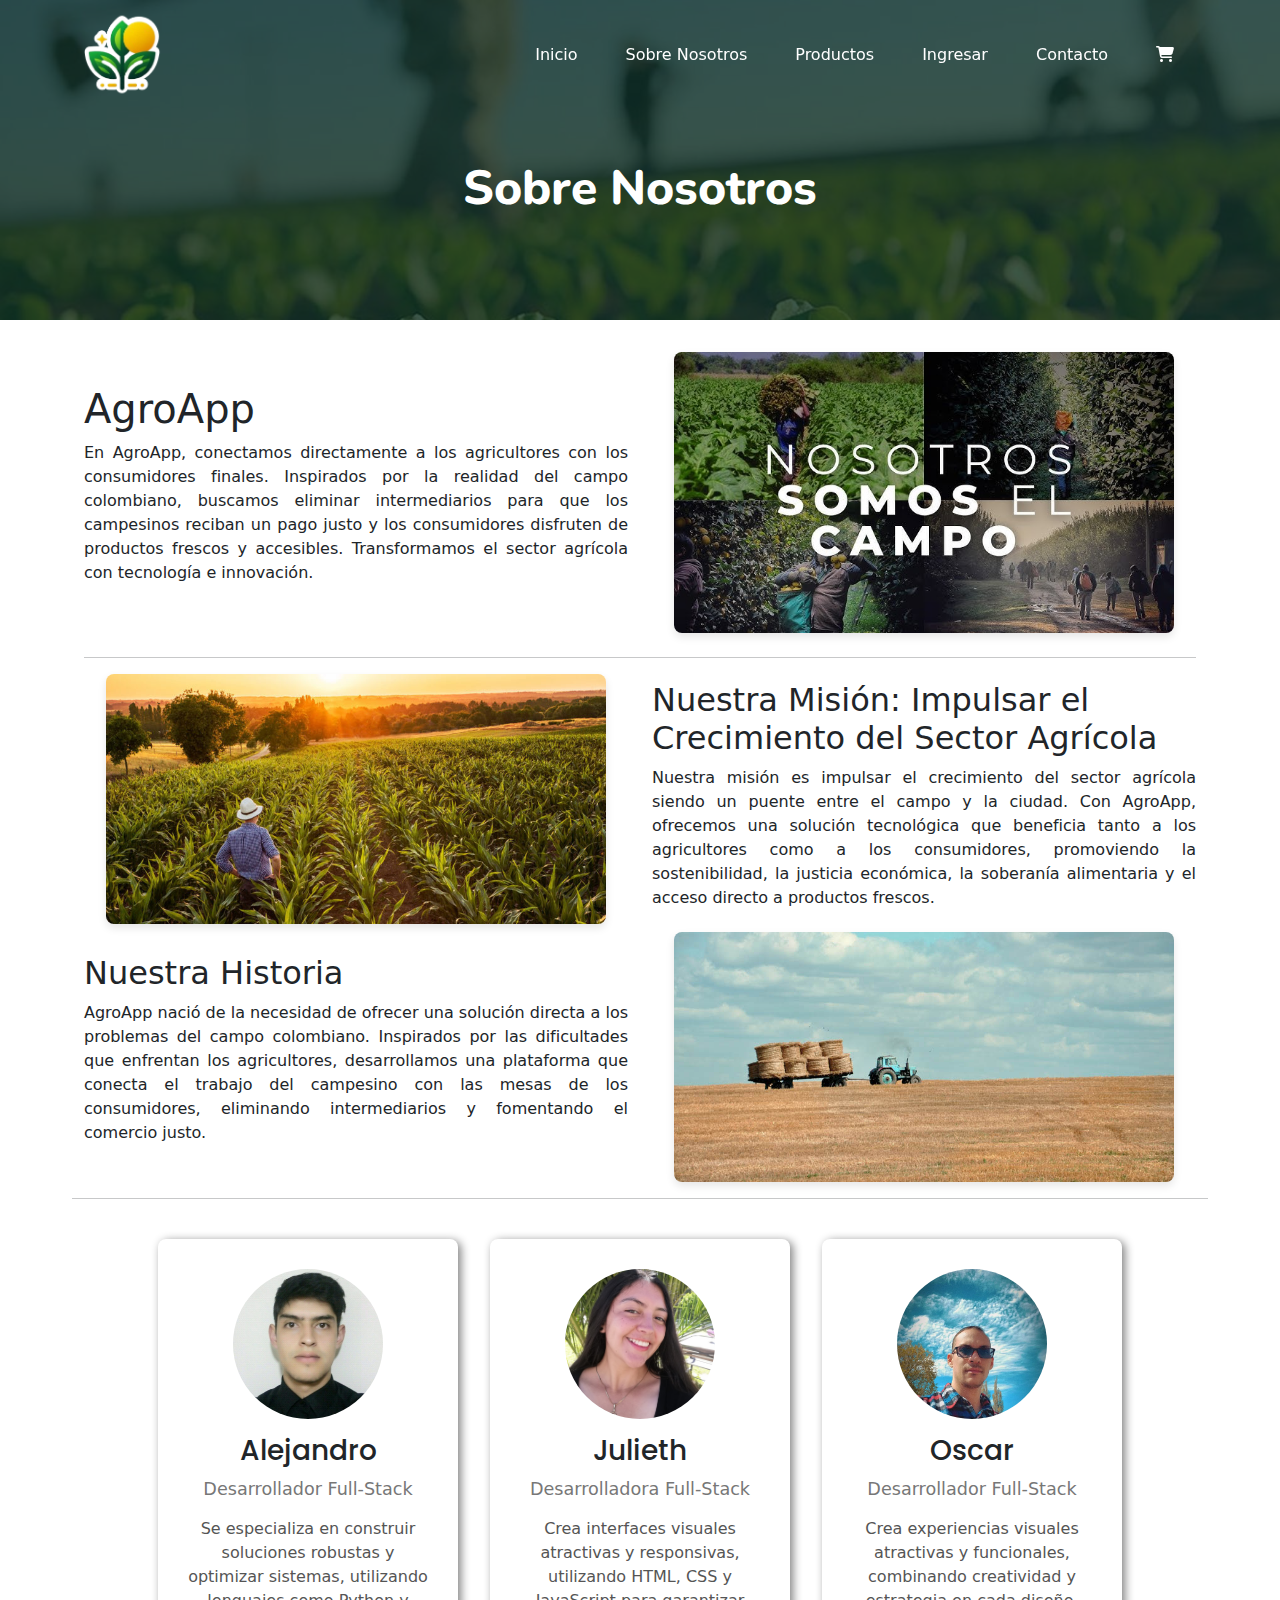
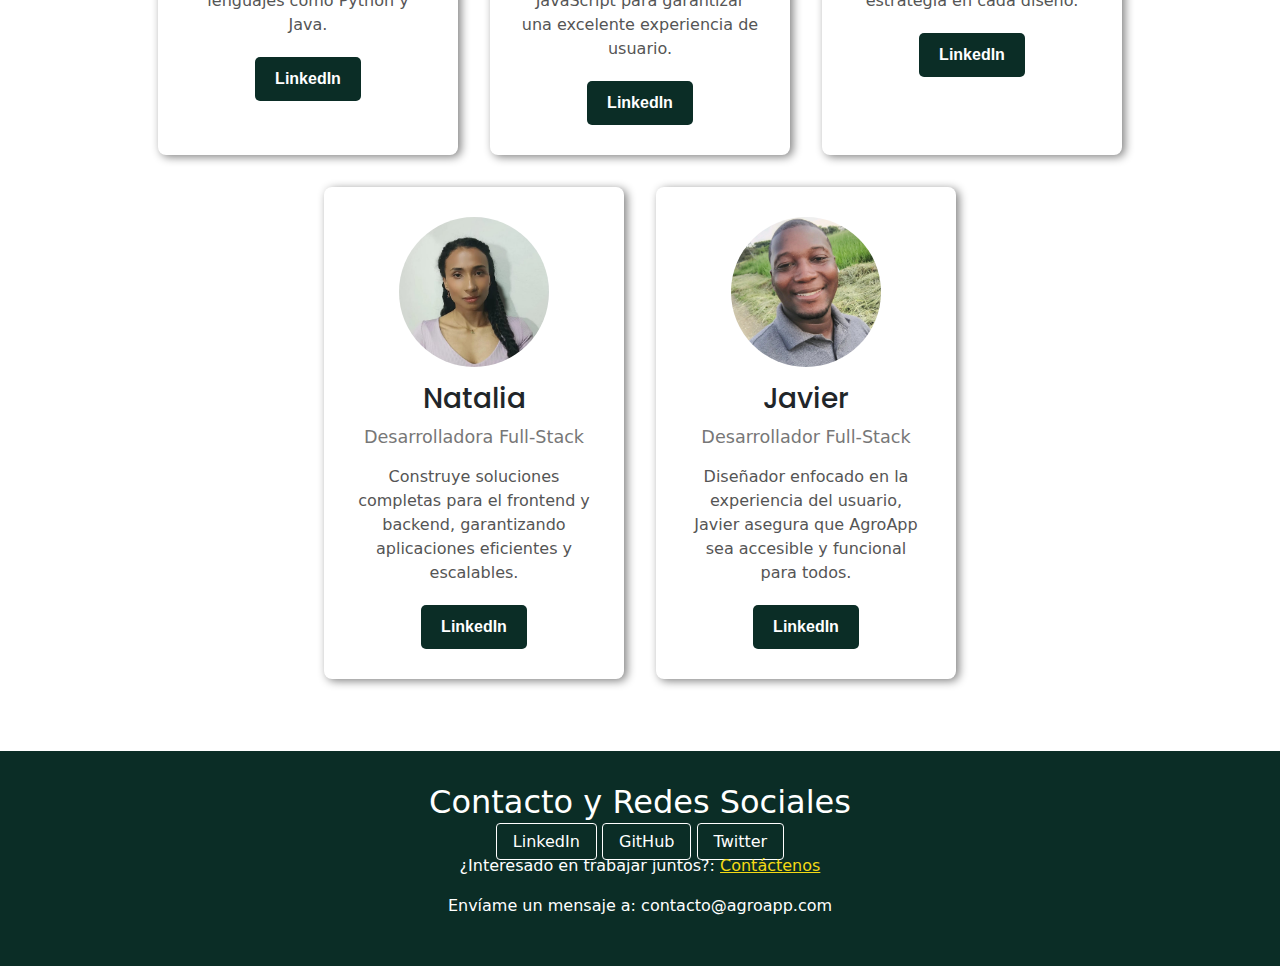
<file: HTML/aboutUs.html>
<!DOCTYPE html>
<html lang="es">
  <head>
    <meta charset="UTF-8" />
    <meta name="viewport" content="width=device-width, initial-scale=1.0" />
    <title>Sobre Nosotros</title>
    <link
      rel="stylesheet"
      href="https://cdnjs.cloudflare.com/ajax/libs/font-awesome/6.1.1/css/all.min.css"
    />
    <link
      rel="shortcut icon"
      href="../imagenes/agroapp_logo-01.png"
      type="image/x-icon"
    />
    <link rel="stylesheet" href="../CSS/styles.css" />
    <link
      href="https://fonts.googleapis.com/css2?family=Nunito:wght@400;600;700&family=Poppins:wght@400;500;600;700&display=swap"
      rel="stylesheet"
    />
    <link
      href="https://cdnjs.cloudflare.com/ajax/libs/bootstrap/5.3.3/css/bootstrap.min.css"
      rel="stylesheet"
    />
  </head>
  <body>
    <header>
      <nav class="navbar navbar-expand-lg">
        <div class="container">
          <a class="navbar-icon" href="../HTML/aboutUs.html">
            <img src="../imagenes/agroapp_logo-01.png" alt="AgroApp_Logo" />
          </a>
          <div class="navbar-title d-none">
            <span id="navbar-page-title"></span>
          </div>
          <button
            class="navbar-toggler"
            type="button"
            btn-primary
            data-bs-toggle="collapse"
            data-bs-target="#navbarNav"
          >
            <span class="navbar-toggler-icon"></span>
          </button>
          <div class="collapse navbar-collapse" id="navbarNav">
            <ul class="navbar-nav ms-auto">
              <li class="nav-item">
                <a class="nav-link" href="../HTML/index.html">Inicio</a>
              </li>
              <li class="nav-item">
                <a class="nav-link" href="../HTML/aboutUs.html"
                  >Sobre Nosotros</a
                >
              </li>
              <li class="nav-item">
                <a class="nav-link" href="../HTML/products.html">Productos</a>
              </li>
              <li class="nav-item">
                <a class="nav-link" href="../HTML/logIn.html">Ingresar</a>
              </li>
              <li class="nav-item">
                <a class="nav-link" href="../HTML/contact-form.html"
                  >Contacto</a
                >
              </li>
              <li class="nav-item">
                <a class="nav-link" href="../HTML/cart.html">
                  <i class="fa-solid fa-cart-shopping"></i>
                </a>
              </li>
            </ul>
          </div>
        </div>
      </nav>
    </header>

    <!-- Contenedor para el banner -->
    <div class="banner">
      <div class="banner-1">
        <div class="info">
          <h1 class="title center">Sobre Nosotros</h1>
          <p class="descriptionBanner s-center"></p>
        </div>
      </div>
    </div>

    <main>
      <!--información del proyecto -->
      <div class="container about-section">
        <div class="row align-items-center mb-4">
          <div class="col-md-6">
            <h1 class="about-heading">AgroApp</h1>
            <p class="about-text">
              En AgroApp, conectamos directamente a los agricultores con los
              consumidores finales. Inspirados por la realidad del campo
              colombiano, buscamos eliminar intermediarios para que los
              campesinos reciban un pago justo y los consumidores disfruten de
              productos frescos y accesibles. Transformamos el sector agrícola
              con tecnología e innovación.
            </p>
          </div>
          <div class="col-md-6">
            <img
              src="../imagenes/sobre_nosotros.jpg"
              alt="Nosotros AgroApp"
              class="about-img"
            />
          </div>
        </div>

        <hr />

        <!-- Sección de Misión -->
        <div class="row align-items-center mission-section">
          <div class="col-md-6 mb-2">
            <img
              src="../imagenes/mision.jpg"
              alt="Misión AgroApp"
              class="about-img"
            />
          </div>
          <div class="col-md-6">
            <div class="text-container">
              <h2 class="mission-heading">
                Nuestra Misión: Impulsar el Crecimiento del Sector Agrícola
              </h2>
              <p class="about-text">
                Nuestra misión es impulsar el crecimiento del sector agrícola
                siendo un puente entre el campo y la ciudad. Con AgroApp,
                ofrecemos una solución tecnológica que beneficia tanto a los
                agricultores como a los consumidores, promoviendo la
                sostenibilidad, la justicia económica, la soberanía alimentaria
                y el acceso directo a productos frescos.
              </p>
            </div>
          </div>
        </div>

        <!-- Sección de Historia -->
        <div class="row align-items-center story-section">
          <div class="col-md-6">
            <h2 class="mission-heading">Nuestra Historia</h2>
            <p class="about-text">
              AgroApp nació de la necesidad de ofrecer una solución directa a
              los problemas del campo colombiano. Inspirados por las
              dificultades que enfrentan los agricultores, desarrollamos una
              plataforma que conecta el trabajo del campesino con las mesas de
              los consumidores, eliminando intermediarios y fomentando el
              comercio justo.
            </p>
          </div>
          <div class="col-md-6">
            <img
              src="../imagenes/historia.jpg"
              alt="Historia AgroApp"
              class="about-img"
            />
          </div>
        </div>
      </div>

      <hr />

      <!-- Sección de tarjetas equipo de trabajo -->
      <div class="team-container">
        <div class="participant-card">
          <img
            src="../imagenes/foto_alejo.jpg"
            alt="Foto de Alejandro"
            class="participant-photo"
          />
          <h3>Alejandro</h3>
          <p class="role">Desarrollador Full-Stack</p>
          <p class="description">
            Se especializa en construir soluciones robustas y optimizar
            sistemas, utilizando lenguajes como Python y Java.
          </p>
          <a
            href="https://www.linkedin.com/in/pedro-alejandro-gutierrez-garcia-05530796/"
            target="_blank"
            class="linkedin-btn"
            >LinkedIn</a
          >
        </div>
        <div class="participant-card">
          <img
            src="../imagenes/Foto_juli.png"
            alt="Foto de Julieth"
            class="participant-photo"
          />
          <h3>Julieth</h3>
          <p class="role">Desarrolladora Full-Stack</p>
          <p class="description">
            Crea interfaces visuales atractivas y responsivas, utilizando HTML,
            CSS y JavaScript para garantizar una excelente experiencia de
            usuario.
          </p>
          <a
            href="https://www.linkedin.com/in/julievela/"
            target="_blank"
            class="linkedin-btn"
            >LinkedIn</a
          >
        </div>
        <div class="participant-card">
          <img
            src="../imagenes/Foto_Oscar.jpg"
            alt="Foto de Oscar"
            class="participant-photo"
          />
          <h3>Oscar</h3>
          <p class="role">Desarrollador Full-Stack</p>
          <p class="description">
            Crea experiencias visuales atractivas y funcionales, combinando
            creatividad y estrategia en cada diseño.
          </p>
          <a
            href="https://www.linkedin.com/in/oscar-torres-fullstack-java-developer/"
            target="_blank"
            class="linkedin-btn"
            >LinkedIn</a
          >
        </div>
        <div class="participant-card">
          <img
            src="../imagenes/foto_nata.jpeg"
            alt="Foto de Natalia"
            class="participant-photo"
          />
          <h3>Natalia</h3>
          <p class="role">Desarrolladora Full-Stack</p>
          <p class="description">
            Construye soluciones completas para el frontend y backend,
            garantizando aplicaciones eficientes y escalables.
          </p>
          <a
            href="http://www.linkedin.com/in/nataliaberriozuletaiozuleta-desarrolloweb"
            target="_blank"
            class="linkedin-btn"
            >LinkedIn</a
          >
        </div>

        <div class="participant-card">
          <img
            src="../imagenes/foto-javier.jpg"
            alt="Foto de Javier"
            class="participant-photo"
          />
          <h3>Javier</h3>
          <p class="role">Desarrollador Full-Stack</p>
          <p class="description">
            Diseñador enfocado en la experiencia del usuario, Javier asegura que
            AgroApp sea accesible y funcional para todos.
          </p>
          <a
            href="https://www.linkedin.com/in/javier-carabali-8017581a9"
            target="_blank"
            class="linkedin-btn"
            >LinkedIn</a
          >
        </div>
      </div>
    </main>

    <!-- Footer -->
    <footer id="contacto">
      <div class="contact&social">
        <div class="contact&socialContainer">
          <h2>Contacto y Redes Sociales</h2>
          <div class="social-links">
            <a href="#" class="social-link">LinkedIn</a>
            <a href="#" class="social-link">GitHub</a>
            <a href="#" class="social-link">Twitter</a>
          </div>
          <div class="contact-info">
            <p>
              ¿Interesado en trabajar juntos?:
              <a href="../HTML/contact-form.html">Contáctenos</a>
            </p>
            <p>Envíame un mensaje a: contacto@agroapp.com</p>
          </div>
        </div>
      </div>
    </footer>

    <script src="../JS/aboutUs.js"></script>
    <script src="https://cdn.jsdelivr.net/npm/bootstrap@5.3.3/dist/js/bootstrap.bundle.min.js"
      integrity="sha384-YvpcrYf0tY3lHB60NNkmXc5s9fDVZLESaAA55NDzOxhy9GkcIdslK1eN7N6jIeHz"></script>
  </body>
</html>
</file>
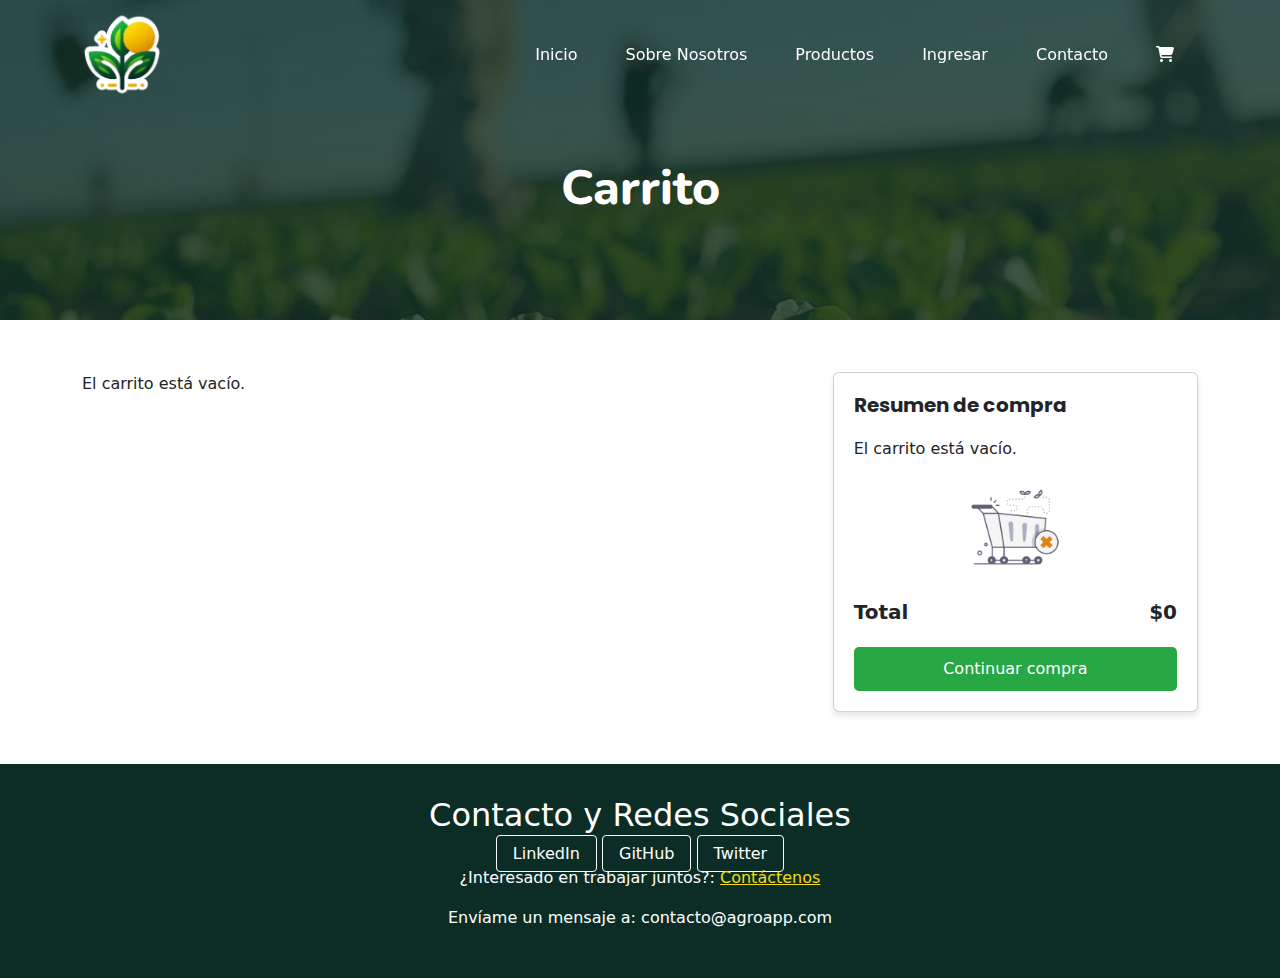
<file: HTML/cart.html>
<!DOCTYPE html>
<html lang="es">
  <head>
    <meta charset="UTF-8" />
    <meta name="viewport" content="width=device-width, initial-scale=1.0" />
    <title>Carrito</title>
    <link
      rel="stylesheet"
      href="https://cdnjs.cloudflare.com/ajax/libs/font-awesome/6.1.1/css/all.min.css"
    />
    <link
      rel="shortcut icon"
      href="../imagenes/agroapp_logo-01.png"
      type="image/x-icon"
    />
    <link rel="stylesheet" href="../CSS/cart.css" />
    <link rel="stylesheet" href="../CSS/styles.css" />
    <link rel="stylesheet" href="../CSS/products.css" />
    <link
      href="https://fonts.googleapis.com/css2?family=Nunito:wght@400;600;700&family=Poppins:wght@400;500;600;700&display=swap"
      rel="stylesheet"
    />
    <link
      href="https://cdnjs.cloudflare.com/ajax/libs/bootstrap/5.3.3/css/bootstrap.min.css"
      rel="stylesheet"
    />
  </head>
  <body>
    <header>
      <nav class="navbar navbar-expand-lg">
        <div class="container">
          <a class="navbar-icon" href="../HTML/aboutUs.html">
            <img src="../imagenes/agroapp_logo-01.png" alt="AgroApp_Logo" />
          </a>
          <div class="navbar-title d-none">
            <span id="navbar-page-title"></span>
          </div>
          <button
            class="navbar-toggler"
            type="button"
            btn-primary
            data-bs-toggle="collapse"
            data-bs-target="#navbarNav"
          >
            <span class="navbar-toggler-icon"></span>
          </button>
          <div class="collapse navbar-collapse" id="navbarNav">
            <ul class="navbar-nav ms-auto">
              <li class="nav-item">
                <a class="nav-link" href="index.html">Inicio</a>
              </li>
              <li class="nav-item">
                <a class="nav-link" href="../HTML/aboutUs.html"
                  >Sobre Nosotros</a
                >
              </li>
              <li class="nav-item">
                <a class="nav-link" href="../HTML/products.html">Productos</a>
              </li>
              <li class="nav-item">
                <a class="nav-link" href="../HTML/logIn.html">Ingresar</a>
              </li>
              <li class="nav-item">
                <a class="nav-link" href="../HTML/contact-form.html"
                  >Contacto</a
                >
              </li>
              <li class="nav-item">
                <a class="nav-link" href="../HTML/cart.html">
                  <i class="fa-solid fa-cart-shopping"></i>
                </a>
              </li>
            </ul>
          </div>
        </div>
      </nav>
    </header>

    <!-- Contenedor para el banner -->
    <div class="banner">
      <div class="banner-1">
        <div class="info">
          <h1 class="title center">Carrito</h1>
          <p class="descriptionBanner s-center"></p>
        </div>
      </div>
    </div>

    <!-- Sección del carrito -->
    <main class="container">
      <div class="cart-layout">
        <!-- Vista 1: Descripción del producto -->
        <div class="product-details">
          <div id="cart-container"></div>
        </div>

        <!-- Vista 2: Resumen de la compra -->
        <div class="order-summary">
          <div class="card">
            <h3 class="summary-title">Resumen de compra</h3>
            <div class="summary-table"></div>
            <div class="total">
              <span>Total</span>
              <span>$ 0</span>
            </div>
            <button class="btn-checkout">Ir a carrito</button>
          </div>
        </div>
      </div>
    </main>

    <!-- Footer -->
    <footer id="contacto">
      <div class="contact&social">
        <div class="contact&socialContainer">
          <h2>Contacto y Redes Sociales</h2>
          <div class="social-links">
            <a href="#" class="social-link">LinkedIn</a>
            <a href="#" class="social-link">GitHub</a>
            <a href="#" class="social-link">Twitter</a>
          </div>
          <div class="contact-info">
            <p>
              ¿Interesado en trabajar juntos?:
              <a href="../HTML/contact-form.html">Contáctenos</a>
            </p>
            <p>Envíame un mensaje a: contacto@agroapp.com</p>
          </div>
        </div>
      </div>
    </footer>

    <!-- Scripts -->
    <script src="../JS/cart.js"></script>
    <script src="../JS/aboutUs.js"></script>
    <script
      src="https://cdn.jsdelivr.net/npm/bootstrap@5.3.3/dist/js/bootstrap.bundle.min.js"
      integrity="sha384-YvpcrYf0tY3lHB60NNkmXc5s9fDVZLESaAA55NDzOxhy9GkcIdslK1eN7N6jIeHz"
      crossorigin="anonymous"
    ></script>
  </body>
</html>
</file>
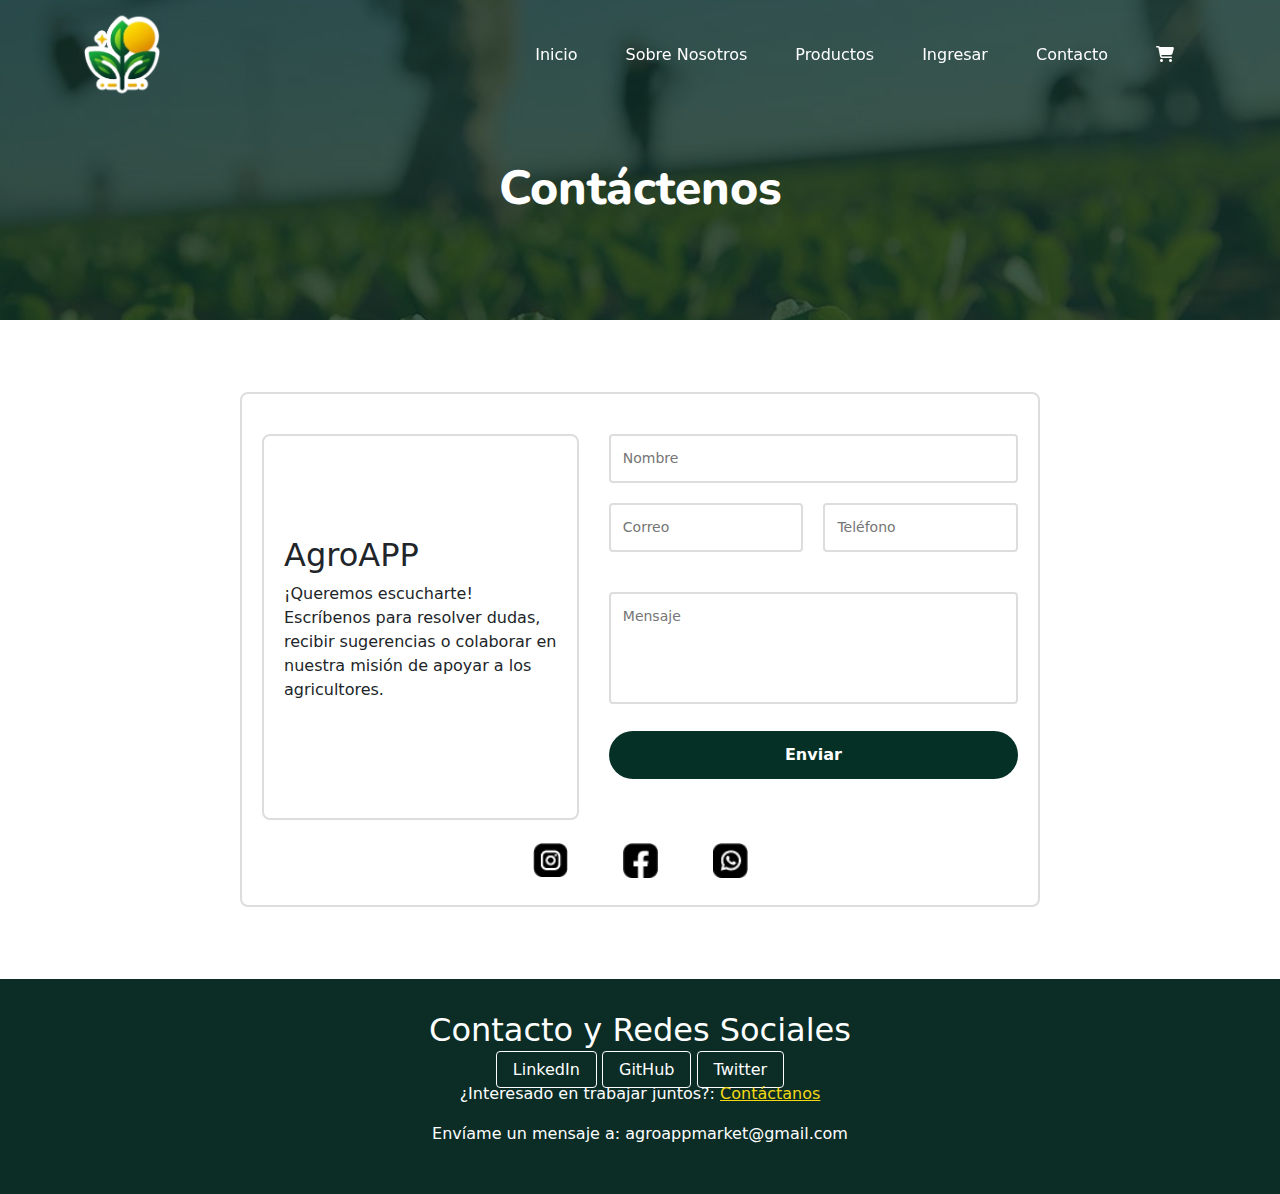
<file: HTML/contact-form.html>
<!DOCTYPE html>
<html lang="es">
  <head>
    <meta charset="UTF-8" />
    <meta name="viewport" content="width=device-width, initial-scale=1.0" />
    <title>Contáctenos</title>
    <link
      rel="stylesheet"
      href="https://cdnjs.cloudflare.com/ajax/libs/font-awesome/6.1.1/css/all.min.css"
    />
    <link
      rel="shortcut icon"
      href="../imagenes/agroapp_logo-01.png"
      type="image/x-icon"
    />
    <link rel="stylesheet" href="../CSS/styles.css" />
    <link rel="stylesheet" href="../CSS/form.css" />
    <link
      href="https://fonts.googleapis.com/css2?family=Nunito:wght@400;600;700&family=Poppins:wght@400;500;600;700&display=swap"
      rel="stylesheet"
    />
    <link
      href="https://cdnjs.cloudflare.com/ajax/libs/bootstrap/5.3.3/css/bootstrap.min.css"
      rel="stylesheet"
    />
  </head>
  <body>
    <header>
      <nav class="navbar navbar-expand-lg">
        <div class="container">
          <a class="navbar-icon" href="../HTML/aboutUs.html">
            <img src="../imagenes/agroapp_logo-01.png" alt="AgroApp_Logo" />
          </a>
          <div class="navbar-title d-none">
            <span id="navbar-page-title"></span>
          </div>
          <button
            class="navbar-toggler"
            type="button"
            btn-primary
            data-bs-toggle="collapse"
            data-bs-target="#navbarNav"
          >
            <span class="navbar-toggler-icon"></span>
          </button>
          <div class="collapse navbar-collapse" id="navbarNav">
            <ul class="navbar-nav ms-auto">
              <li class="nav-item">
                <a class="nav-link" href="../HTML/index.html">Inicio</a>
              </li>
              <li class="nav-item">
                <a class="nav-link" href="../HTML/aboutUs.html"
                  >Sobre Nosotros</a
                >
              </li>
              <li class="nav-item">
                <a class="nav-link" href="../HTML/products.html">Productos</a>
              </li>
              <li class="nav-item">
                <a class="nav-link" href="../HTML/logIn.html">Ingresar</a>
              </li>
              <li class="nav-item">
                <a class="nav-link" href="../HTML/contact-form.html"
                  >Contacto</a
                >
              </li>
              <li class="nav-item">
                <a class="nav-link" href="../HTML/cart.html">
                  <i class="fa-solid fa-cart-shopping"></i>
                </a>
              </li>
            </ul>
          </div>
        </div>
      </nav>
    </header>

    <!-- Contenedor para el banner -->
    <div class="banner">
      <div class="banner-1">
        <div class="info">
          <h1 class="title s-center">Contáctenos</h1>
          <p class="descriptionBanner s-center"></p>
        </div>
      </div>
    </div>

    <!-- Formulario -->
    <main>
      <div class="container about-section">
        <div class="contact-container">
          <div class="contact-content">
            <div class="info-box">
              <h2 id="tiltleInfoForm">AgroAPP</h2>
              <div class="info_form">
                <p>
                  ¡Queremos escucharte! Escríbenos para resolver dudas, recibir
                  sugerencias o colaborar en nuestra misión de apoyar a los
                  agricultores.
                </p>
              </div>
            </div>
            <div class="form-box">
              <form action="https://formspree.io/f/mkggyelq" method="POST">
                <div class="form-group">
                  <input id="name" name="name" placeholder="Nombre" />
                </div>
                <div class="form-row">
                  <div class="form-group half">
                    <input
                      type="text"
                      id="email"
                      name="email"
                      placeholder="Correo"
                    />
                  </div>
                  <div class="form-group half">
                    <input
                      type="text"
                      id="phone"
                      name="phone"
                      placeholder="Teléfono"
                    />
                  </div>
                </div>

                <div class="form-group">
                  <textarea
                    id="message"
                    name="message"
                    rows="4"
                    placeholder="Mensaje"
                  ></textarea>
                </div>

                <div class="form-group">
                  <button id="btnSubmit" type="submit">Enviar</button>
                </div>
              </form>
            </div>
          </div>

          <div class="social-icons">
            <a
              href="https://www.instagram.com/"
              class="social-icon"
              title="Instagram "
              target="_blank"
            >
              <i
                ><img src="../imagenes/icono-ig.png" alt="icono_instagram"
              /></i>
            </a>
            <a
              href="https://www.facebook.com/?locale=es_LA"
              class="social-icon"
              title="Facebook"
              target="_blank"
            >
              <i><img src="../imagenes/icono-fb.png" alt="icono_facebook" /></i>
            </a>
            <a
              href="https://www.whatsapp.com/?lang=es_LA"
              class="social-icon"
              title="Instagram"
              target="_blank"
            >
              <i
                ><img src="../imagenes/icono-wa.png" alt="icono_whatsapp" t
              /></i>
            </a>
          </div>
        </div>
      </div>
    </main>

    <!-- Footer -->
    <footer id="contacto">
      <div class="contact&social">
        <div class="contact&socialContainer">
          <h2>Contacto y Redes Sociales</h2>
          <div class="social-links">
            <a href="#" class="social-link">LinkedIn</a>
            <a href="#" class="social-link">GitHub</a>
            <a href="#" class="social-link">Twitter</a>
          </div>
          <div class="contact-info">
            <p>
              ¿Interesado en trabajar juntos?:
              <a href="../HTML/contact-form.html">Contáctanos</a>
            </p>
            <p>Envíame un mensaje a: agroappmarket@gmail.com</p>
          </div>
        </div>
      </div>
    </footer>
    <script
      src="https://cdn.jsdelivr.net/npm/bootstrap@5.3.3/dist/js/bootstrap.bundle.min.js"
      integrity="sha384-YvpcrYf0tY3lHB60NNkmXc5s9fDVZLESaAA55NDzOxhy9GkcIdslK1eN7N6jIeHz"
      crossorigin="anonymous"
    ></script>
    <script src="../JS/aboutUs.js"></script>
    <script src="../JS/form.js" type="text/javascript"></script>
  </body>
</html>
</file>
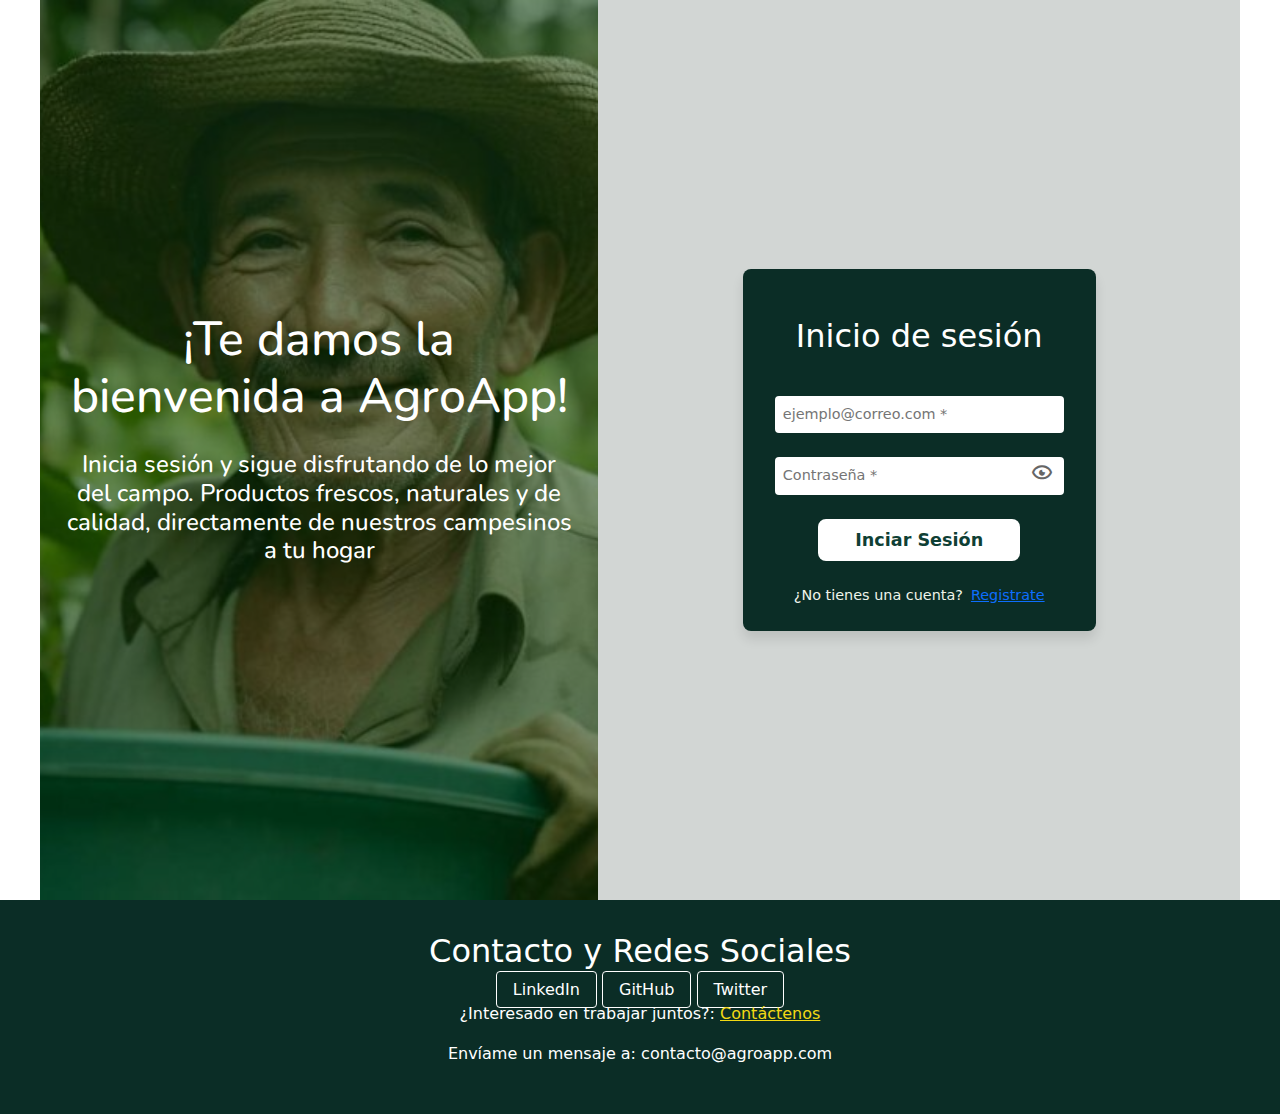
<file: HTML/logIn.html>
<!DOCTYPE html>
<html lang="es">
  <head>
    <meta charset="UTF-8" />
    <meta name="viewport" content="width=device-width, initial-scale=1.0" />
    <title>Inicio de sesión</title>
    <link
      rel="shortcut icon"
      href="../imagenes/agroapp_logo-01.png"
      type="image/x-icon"
    />

    <link rel="stylesheet" href="../CSS/singIn.css">
    <link rel="stylesheet" href="../CSS/styles.css">
    <link href="https://fonts.googleapis.com/css2?family=Nunito:wght@400;600;700&family=Poppins:wght@400;500;600;700&display=swap"
      rel="stylesheet"/>
    <link href="https://cdnjs.cloudflare.com/ajax/libs/bootstrap/5.3.3/css/bootstrap.min.css" rel="stylesheet"/>
    <link href='https://unpkg.com/boxicons@2.1.4/css/boxicons.min.css' rel='stylesheet'>
  </head>
  <body>

 <!-- Empieza Formulario Inicio de Sesion -->

<main class="container-login">
<div class="container-left-s">
<div class="info-login">
  <h1>¡Te damos la bienvenida a AgroApp!<h1>
  <p>Inicia sesión y sigue disfrutando de lo mejor del campo. Productos frescos, naturales y de calidad, directamente de nuestros campesinos a tu hogar<p>
</div>
</div>
<div class="login-content">
  <form class="form-login">

    
    <h2> Inicio de sesión</h2>
       
               
   
      <div class="login-row ">
        <input type="text" id="email" name="email" placeholder="ejemplo@correo.com *" method="POST"/>
      </div>

    
      <div class="login-row">
        <input type="password" class="pass" id="password" name="password" placeholder="Contraseña *"/>
        <span id="eye">
          <i class="bx bx-show-alt"></i>
        </span>
      </div>
    
      
    
    <input class="btn-login" type="submit" value="Inciar Sesión">
    <div class="login-link">
      <p> ¿No tienes una cuenta? </p><a href="../HTML/singUp.html">Registrate</a>
    </div>
  </form>
</div>
</div>
</main>
    <!-- Footer -->
    <footer id="contacto">
      <div class="contact&social">
        <div class="contact&socialContainer">
          <h2>Contacto y Redes Sociales</h2>
          <div class="social-links">
            <a href="#" class="social-link">LinkedIn</a>
            <a href="#" class="social-link">GitHub</a>
            <a href="#" class="social-link">Twitter</a>
          </div>
          <div class="contact-info">
            <p>
              ¿Interesado en trabajar juntos?:
              <a href="../HTML/contact-form.html">Contáctenos</a>
            </p>
            <p>Envíame un mensaje a: contacto@agroapp.com</p>
          </div>
        </div>
      </div>
    </footer>


<!--==== Scripts===-->
<script src="../JS/logIn.js"></script>

</body>
</html>
</file>
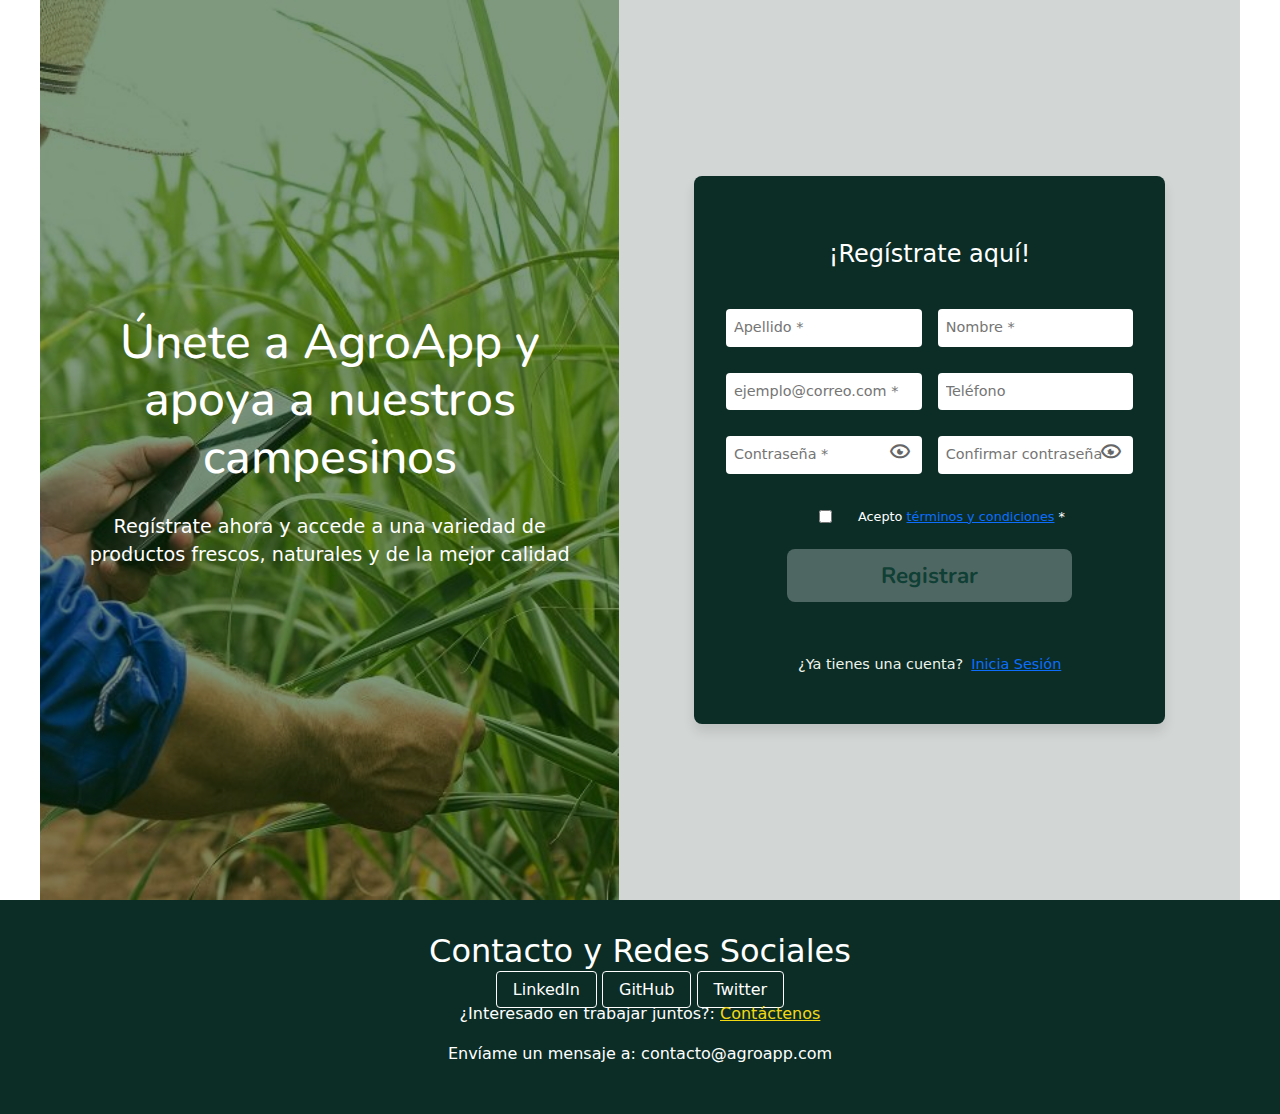
<file: HTML/singUp.html>
<!DOCTYPE html>
<html lang="es">
  <head>
    <meta charset="UTF-8" />
    <meta name="viewport" content="width=device-width, initial-scale=1.0" />
    <title>Registro</title>
    <link
      rel="stylesheet"
      href="https://cdnjs.cloudflare.com/ajax/libs/font-awesome/6.1.1/css/all.min.css"
    />
    <link
      rel="shortcut icon"
      href="../imagenes/agroapp_logo-01.png"
      type="image/x-icon"
    />

    <link rel="stylesheet" href="../CSS/singUp.css">
    <link rel="stylesheet" href="../CSS/styles.css">
    <link
      href="https://fonts.googleapis.com/css2?family=Nunito:wght@400;600;700&family=Poppins:wght@400;500;600;700&display=swap"
      rel="stylesheet"
    />
    <link
      href="https://cdnjs.cloudflare.com/ajax/libs/bootstrap/5.3.3/css/bootstrap.min.css"
      rel="stylesheet"
    />
    <link
      href="https://unpkg.com/boxicons@2.1.4/css/boxicons.min.css"
      rel="stylesheet"
    />
  </head>
  <div id="overlay" class="overlay" style="display: none">
    <div id="spinner" class="spinner-container">
      <div class="spinner"></div>
      <p>Procesando registro...</p>
    </div>
  </div>
  <body>
    <!-- Contenedor para el banner -->

    <main class="container-register">
      <div class="container-left">
        <div class="info-register">
          <h1>Únete a AgroApp y apoya a nuestros campesinos</h1>
          <p>
            Regístrate ahora y accede a una variedad de productos frescos,
            naturales y de la mejor calidad
          </p>
        </div>
      </div>
      <div class="register-content">
        <form action="" class="form-register">
          <h2>¡Regístrate aquí!</h2>
          <div class="register-group">
            <div class="register-row">
              <input
                type="text"
                id="lastName"
                name="lastName"
                placeholder="Apellido *"
              />
            </div>
            <div class="register-row s-center">
              <input type="text" id="name" name="name" placeholder="Nombre *" />
            </div>
          </div>
          <div class="register-group">
            <div class="register-row">
              <input
                type="text"
                id="email"
                name="email"
                placeholder="ejemplo@correo.com *"
              />
            </div>
            <div class="register-row">
              <input
                type="text"
                id="phone"
                name="phone"
                placeholder="Teléfono"
              />
            </div>
          </div>
          <div class="register-group">
            <div class="register-row">
              <input
                type="password"
                class="pass"
                id="password"
                name="password"
                placeholder="Contraseña *"
              />
              <span id="icon"><i class="bx bx-show-alt"></i></span>
            </div>
            <div class="register-row">
              <input
                type="password"
                class="pass"
                id="confirm-password"
                name="confirm-password"
                placeholder="Confirmar contraseña *"
              />
              <span id="icon"><i class="bx bx-show-alt"></i></span>
            </div>
          </div>
          <div class="term">
            <input type="checkbox" id="acept" name="acept" />
            <label for="acept">
              Acepto
              <a href="/assets/terms.pdf" target="_blank"
                >términos y condiciones</a
              >
              <span>*</span></label
            >
          </div>
          <input class="btn-register" type="submit" value="Registrar" />
          <div id="success-message"></div>
          <div class="login-link">
            <p>¿Ya tienes una cuenta?</p>
            <a href="logIn.html">Inicia Sesión</a>
          </div>
        </form>
      </div>
    </main>

    <!-- Footer -->
    <footer id="contacto">
      <div class="contact&social">
        <div class="contact&socialContainer">
          <h2>Contacto y Redes Sociales</h2>
          <div class="social-links">
            <a href="#" class="social-link">LinkedIn</a>
            <a href="#" class="social-link">GitHub</a>
            <a href="#" class="social-link">Twitter</a>
          </div>
          <div class="contact-info">
            <p>
              ¿Interesado en trabajar juntos?:
              <a href="../HTML/contact-form.html">Contáctenos</a>
            </p>
            <p>Envíame un mensaje a: contacto@agroapp.com</p>
          </div>
        </div>
      </div>
    </footer>

    <script src="../JS/singUp.js"></script>

    <script
      src="https://cdn.jsdelivr.net/npm/bootstrap@5.3.3/dist/js/bootstrap.bundle.min.js"
      integrity="sha384-YvpcrYf0tY3lHB60NNkmXc5s9fDVZLESaAA55NDzOxhy9GkcIdslK1eN7N6jIeHz"
      crossorigin="anonymous"
    ></script>
  </body>
</html>
</file>
<file: CSS/styles.css>
:root {
  --color-primary: #0b2d26;
  --color-secondary: #097b35;
  --color-accent: #7dba36;
  --color-background: #ffffff;
  --color-highlight: #f3d914;
  --color-text: #ffffff;
}

/* Estilo de textos */
.about-text {
  text-align: justify;
}



/* Estilos generales */
body {
  margin: 0;
  padding: 0;
  min-height: 100vh;
  display: flex;
  flex-direction: column;
}
/* Header - Navegación */
header {
  position: fixed;
  top: 0;
  left: 0;
  width: 100%;
  z-index: 10;
}

.sticky-navbar .navbar {
  background: rgba(11, 45, 38, 0.5);
  backdrop-filter: blur(10px);
  transition: background 0.5s ease, backdrop-filter 0.5s ease;
}



.navbar-title {
  
  font-family: "nunito";
  font-size: 1.5rem; 
  color: var(--color-text);
  margin-right: 2.5rem;
  font-weight: bold;
  opacity: 0;
  transition: opacity 0.3s ease;
}

.sticky-navbar .navbar-title {
  
  opacity: 1; 
}

.navbar {
  background: transparent;
  padding: 1rem 2rem;
}

.navbar-toggler {
  border: solid 1px white !important;
}

.navbar-toggler-icon {
  background-image: url("data:image/svg+xml;charset=utf8,%3Csvg viewBox='0 0 30 30' xmlns='http://www.w3.org/2000/svg'%3E%3Cpath stroke='rgba(255, 255, 255, 0.9)'  strokemiterlimit='10' d='M4 7h22M4 15h22M4 23h22'/%3E%3C/svg%3E") !important;
}

.navbar-icon img {
  width: 5rem;
  margin-right: 1rem;
}

.nav-link {
  color: var(--color-text)!important;
  font-size: 1rem;
  margin: 0 1rem;
  transition: color 0.3s ease;
}

.nav-link:hover {
  color: var(--color-secondary)!important;
}

.banner {
  display: flex;
  justify-content: center;
  align-items: center;
  background-image: url("/imagenes/fondo-banner.png");
  background-size: cover;
  background-position: center;
  background-repeat: no-repeat;
  width: 100%;
  height: 20rem;
  position: relative;
}

/* Capa verde (filtro) */
.banner-1 {
  position: absolute;
  top: 0;
  left: 0;
  width: 100%;
  height: 100%;
  background-color: rgba(11, 45, 38, 0.8);
  z-index: 1;
}

/* Texto centrado */
.banner-content {
  position: relative;
  z-index: 0;
  color: white;
  font-size: 2rem;
  text-align: center;
}

/* Información dentro del banner */
.info {
  text-align: center;
  color: var(--color-background);
  padding: 10rem 1rem 4rem 1rem;
  display: flexbox;
  font-size: 100rem;
}

/* Título */
.title {
  font-family: "Nunito", sans-serif;
  font-size: 3rem;
  font-weight: 800;
  margin: 0;
}

/* Descripción */
.descriptionBanner {
  font-size: 1.8rem;
  font-style: italic;
  margin-top: 1rem;
  color: var(--color-accent);
  font-weight: 600;
}

/* contenido Main */
main {
  width: 100%;
  max-width: 1200px;
  margin: 0 auto;
  padding: 2rem;
}

/* sobre nosotros */
.about-img {
  width: 100%;
  max-width: 500px;
  height: auto;
  object-fit: cover;
  border-radius: 8px;
  box-shadow: 0 4px 8px rgba(0, 0, 0, 0.1);
  display: block;
  margin: 0 auto;
}

/* Sección de equipo */
.team-section {
  padding: 4rem 0;
  background-color: #f8f9fa;
  width: 100%;
  max-width: 1200px;
  margin: 0 0 100px 30px;
}

/* Tarjetas de equipo */
.team-card {
  margin: 1rem;
  border: none;
  background-color: white;
  box-shadow: 0 4px 8px rgba(11, 45, 38, 0.1);
  transition: transform 0.3s ease;
}

.team-card:hover {
  transform: translateY(-5px);
}

.team-card .card-img-top {
  height: 250px;
  object-fit: cover;
}

.team-card .card-body {
  padding: 1.5rem;
  text-align: center;
}

.team-card .card-title {
  color: #0b2d26;
  font-weight: 600;
  margin-bottom: 0.5rem;
}

.team-card .card-text {
  color: #666;
  font-size: 0.9rem;
  margin-bottom: 1rem;
}

/*nosotros*/
.team-container {
  display: flex;
  flex-wrap: wrap;
  gap: 2rem;
  justify-content: center;
  padding: 10px;
  max-width: 1200px;
  margin: 30px 0;
}

.participant-card {
  background-color: #fff;
  border-radius: 8px;
  box-shadow: 0 4px 8px rgba(0, 0, 0, 0.1);
  padding: 30px;
  text-align: center;
  transition: transform 0.3s;
  box-shadow: 3px 2px 10px gray;
  width: 300px;
}

.participant-card:hover {
  transform: translateY(-10px);
}

.participant-photo {
  width: 150px;
  height: 150px;
  border-radius: 50%;
  object-fit: cover;
  margin-bottom: 15px;
}

h3 {
  font-family: "Poppins", sans-serif;
  font-size: 1.5rem;
  color: #f3d914;
  margin-bottom: 10px;
  font-weight: 700;
}

.role {
  font-size: 1.1rem;
  color: #777;
  margin-bottom: 15px;
}

.description {
  font-size: 1rem;
  color: #555;
  margin-bottom: 20px;
}

.linkedin-btn {
  font-family: sans-serif;
  display: inline-block;
  padding: 10px 20px;
  background-color: #0b2d26;
  color: #fff;
  text-decoration: none;
  font-weight: bold;
  border-radius: 5px;
  transition: background-color 0.3s;
}

.linkedin-btn:hover {
  background-color: #207a68;
}

/* Footer */
footer {
  background-color: #0b2d26;
  color: white;
  padding: 2rem 0;
  text-align: center;
}

.contact-info p a {
  text-decoration: underline;
  color: #f3d914;
}

.contact\&socialContainer {
  max-width: 1200px;
  margin: 0 auto;
  padding: 0 1rem;
}



.social-link {
  color: white;
  text-decoration: none;
  padding: 0.5rem 1rem;
  border: 1px solid white;
  border-radius: 4px;
}

/* Responsividad */
@media (max-width: 768px) {
  .team-card {
    margin: 0.5rem;
  }

  .image-container,
  .text-container {
    max-width: 100%;
  }

  .team-card .card-img-top {
    height: 200px;
  }
}

@media (max-width: 768px) {
  .navbar-nav {
    text-align: center;
  }

  .info {
    padding: 3.5rem 1rem 4rem 1rem;
  }

  .banner {
    height: 20rem;
  }

  .title {
    font-size: 2rem;
  }

  .descriptionBanner {
    font-size: 1.2rem;
  }
}

@media (max-width: 470px) {
  .title {
    font-size: 1.8rem;
  }
}
</file>
<file: CSS/cart.css>
/* Layout del carrito */
.cart-layout {
  display: flex;
  gap: 20px;
  margin-top: 20px;
}

.product-details {
  flex: 2;
}

.order-summary {
  flex: 1
}

/* Tarjeta producto */
.card {
  background-color: #fff;
  border-radius: 10px;
  padding: 20px;
  box-shadow: 0 4px 6px rgba(0, 0, 0, 0.1);
  margin-bottom: 20px;
}
p.description {
  text-align: justify;
  margin-top: 1rem;

}

.card img{
  height: 100%;
  width: 100px;
  border-radius: 10px;
}
.product-title {
  font-size: 1.5rem;
  font-weight: bold;
  margin-bottom: 20px;
}

.product-actions {
  display: flex;
  gap: 10px;
  margin-bottom: 20px;
}

.btn-danger {
  background-color: #dc3545;
  color: white;
  height: 40px;
  text-align: center;
}

.product-quantity {
  display: flex;
  align-items: center;
  gap: 10px;
  margin-bottom: 20px;
}

.btn-quantity {
  background-color: #f8f9fa;
  border: 1px solid #ddd;
  padding: 5px 10px;
  border-radius: 5px;
  cursor: pointer;
}

.quantity {
  font-size: 1rem;
}

.product-price {
  font-size: 1.25rem;
  font-weight: bold;
  color: #28a745;
  margin-bottom: 20px;
}

/* Resumen de compra */
.summary-title {
  font-size: 1.25rem;
  font-weight: bold;
  margin-bottom: 20px;
}

.summary-table {
  margin-bottom: 20px;
}

.summary-row {
  display: flex;
  justify-content: space-between;
  margin-bottom: 10px;
}

.total {
  display: flex;
  justify-content: space-between;
  font-size: 1.25rem;
  font-weight: bold;
  margin-bottom: 20px;
}

.btn-checkout {
  width: 100%;
  padding: 10px;
  background-color: #28a745;
  color: white;
  border: none;
  border-radius: 5px;
  font-size: 1rem;
  cursor: pointer;
}

.btn-checkout:hover {
  background-color: #218838;
}

.empty-cart-img {
  width: 100px;
  display: block;
  margin: 0 auto;
}
</file>
<file: CSS/products.css>
/* Productos */
#products-container {
  display: flex;
  flex-wrap: wrap;
  justify-content: space-evenly;
  padding: 20px;
}

/* tarjetas de Productos */
.product-card {
  background-color: #fff;
  border-radius: 8px;
  box-shadow: 0 4px 6px rgba(0, 0, 0, 0.1);
  margin: 15px;
  width: 22%;
  text-align: center;
  padding: 20px;
  padding-bottom: 70px;
  transition: transform 0.3s ease;
  position: relative;
  display: grid;
}

p .description {
  text-align: justify;
}

.info-container {
  display: block;
  flex-direction: column;
  align-items: center;
  justify-content: center;
  margin-top: 5px;
}

.product-card:hover {
  transform: translateY(-10px);
}

.product-card img {
  width: 100%;
  height: 15rem;
  object-fit: cover;
  border-radius: 1rem;
}

.product-card h3 {
  font-size: 1.5rem;
  color: #218838;
  font-weight: 600;
  margin-top: 0.8rem;
}

.product-card {
  font-size: 1rem;
  color: grey;
}

.product-card .cant {
  font-size: 1rem;
  font-weight: 700;
  color: #218838;
}

.product-card .price {
  font-size: 1.5rem;
  font-weight: 700;
  color: #218838;
}

/*botones carrito*/
.add-to-cart {
  background-color: #28a745;
  color: white;
  border: none;
  padding: 10px 10px;
  font-size: 1rem;
  cursor: pointer;
  border-radius: 6px;
  position: absolute;
  bottom: 15px;
  left: 15px;
  right: 15px;
  transition: background-color 0.3s ease;
}

.add-to-cart:hover {
  background-color: #218838;
}

/* Estilos para el modal */
#addedToCartModal .modal-content {
  border-radius: 10px;
  border: none;
  box-shadow: 0 4px 6px rgba(0, 0, 0, 0.2);
}

#addedToCartModal .modal-header {
  background-color: #28a745;
  color: white;
  border-top-left-radius: 10px;
  border-top-right-radius: 10px;
  text-align: center;
}

#addedToCartModal .modal-title {
  font-size: 1.5rem;
  font-weight: 700;
  text-align: justify;
  margin-left: 7rem;
}

#addedToCartModal .modal-body {
  font-size: 1.5rem;
  color: #333;
  text-align: center;
}

#addedToCartModal .modal-footer {
  border-top: none;
}

#addedToCartModal .btn-secondary {
  background-color: #6c757d;
  border: none;
}

#addedToCartModal .btn-secondary:hover {
  background-color: #262726;
}

#addedToCartModal .btn-primary {
  background-color: #28a745;
  border: none;
}

#addedToCartModal .btn-primary:hover {
  background-color: #218838;
}

/* Sidebar del carrito */

.card-sidebar {
  margin: 10px;
  border: solid 1px #d6dbd8;
  border-radius: 0.6rem;
  padding: 1rem;
}
#cart-sidebar {
  position: fixed;
  top: 0;
  right: -400px;
  width: 400px;
  height: 100%;
  background-color: #fff;
  box-shadow: -2px 0 5px rgba(0, 0, 0, 0.1);
  transition: right 0.3s ease;
  z-index: 1000;
}

#cart-sidebar.open {
  right: 0;
}

.sidebar-header {
  display: flex;
  justify-content: space-between;
  align-items: center;
  padding: 15px;
  margin-top: 0.5rem;
  border: none;
}

.sidebar-header h3 {
  padding: 1rem;
  margin: 0;
  font-size: 1.5rem;
  text-align: center;
  color: darkgreen;
}

#close-sidebar {
  background: none;
  border: none;
  font-size: 1.5rem;
  cursor: pointer;
}

#sidebar-content {
  padding: 15px;
  max-height: calc(100vh - 150px);
  overflow-y: auto;
  border: none;
}

.sidebar-footer {
  position: absolute;
  bottom: 0;
  width: 100%;
  padding: 15px;
  border-top: 1px solid #ddd;
  text-align: center;
}

#go-to-cart {
  width: 100%;
  padding: 10px;
  background-color: #28a745;
  color: white;
  border: none;
  border-radius: 5px;
  cursor: pointer;
}

#go-to-cart:hover {
  background-color: #218838;
}

.empty-cart-img {
  width: 100px;
  display: block;
  margin: 0 auto;
}

/* Responsive Design */
@media (max-width: 1200px) {
  .product-card {
    width: 30%;
  }
}

@media (max-width: 768px) {
  .product-card {
    width: 45%;
  }
}

@media (min-width: 480px) {
  .product-card {
    width: 18rem;
  }
}

@media (max-width: 480px) {
  .product-card {
    width: 100%;
  }
}
</file>
<file: CSS/form.css>
/* Estilos generales */
.contact-container {
  max-width: 800px;
  margin: 40px auto;
  padding: 20px;
  border: 2px solid #ddd;
  border-radius: 8px;
}

/* Contenedor principal */
.contact-content {
  display: flex;
  gap: 30px;
  margin: 20px 0;
}

/* Caja de información */
.info-box {
  flex: 1;
  padding: 100px 20px;
  min-height: 200px;
  border: 2px solid #ddd;
  border-radius: 8px;
}

/* Caja del formulario */
.form-box {
  flex: 1.5;
}

/* Fila para elementos en línea */
.form-row {
  display: flex;
  gap: 20px;
  margin-bottom: 20px;
}

/* Grupos de campos del formulario */
.form-group {
  margin-bottom: 20px;
}

.form-group.half {
  flex: 1;
}

/* Estilos para inputs y textarea */
.form-group input,
.form-group textarea {
  width: 100%;
  padding: 12px;
  border: 2px solid #ddd;
  border-radius: 4px;
  font-size: 14px;
}

.form-group input:focus,
.form-group textarea:focus {
  outline: none;
  border-color: #007bff;
}

.form-group textarea {
  resize: none;
  min-height: 100px;
}

/* Estilo del botón */
#btnSubmit {
  font-weight: 600;
  width: 100%;
  padding: 12px;
  background-color: #053026;
  color: white;
  border: #0b2d26;
  border-radius: 100px;
  font-size: 16px;
  cursor: pointer;
  transition: background-color 0.3s;
}

#btnSubmit:hover {
  background-color: #1d7c68;
}

/* Contenedor de iconos sociales */
.social-icons {
  display: flex;
  gap: 50px;
  margin: 5px;
  justify-content: center;
}

/* Estilo individual para cada icono social */
.social-icon {
  width: 40px;
  height: 40px;
  display: flex;
  align-items: center;
  justify-content: center;
  text-decoration: none;
  transition: transform 0.3s;
}

.social-icon img {
  width: 35px;
  height: auto;
}

.social-icon:hover {
  transform: translateY(-3px);
}

/* Responsive para pantallas pequeñas */
@media (max-width: 768px) {
  .contact-content {
    flex-direction: column;
  }

  .form-row {
    flex-direction: column;
    gap: 20px;
  }

  .form-group.half {
    width: 100%;
  }
}
</file>
<file: CSS/singIn.css>
/* === Estilos para formulario de inicio===*/

.info-login {
  display: flex;
  flex-direction: column;
  align-items: center;
  color: white;
  z-index: 2;
  position: relative;
  text-align: center;
  padding: 1.5rem;
  gap: 1rem;
}

.info-login h1 {
  font-family: 'nunito';
  font-weight: 500;
  font-size: 3rem;
}

.info-login p {
  font-family: 'nunito';
  font-size: 1.5rem;
}

.login-content {
  display: flex;
  flex-direction: column;
  justify-content: center;
  align-items: center;
  height: 100vh;
  width: 54%;
  background-color: #d2d6d4;
}

/*contenedero del formulario*/

.login-row {
  position: relative;
}

.form-login {
  display: flex;
  flex-direction: column;
  gap: 1.5rem;
  width: 55%;
  max-width: 400px;
  background-color:#0b2d26;
  padding: 0.5rem 2rem;
  border-radius: 8px;
  box-shadow: 0 8px 12px rgba(0, 0, 0, 0.1);
  color: #ffffff;
}

.form-login h2 {
  text-align: center;
  margin-bottom: 1rem;
  margin-top: 2.5rem;
  font-size: 2rem;
  color: #ffffff;
}

.form-login input[type="checkbox"] {
  width: auto;
  margin-left: 2rem;
}

.form-login input {
  width: 100%;
  padding: 8px;
  border: none;
  border-radius: 4px;
  font-size: 0.9rem;
}

/* boton*/
.form-login .btn-login {
  background-color: #ffffff;
  display: grid;
  position: relative;
  width: auto;
  margin-left: 15%;
  margin-right: 15%;
  border-radius: 8px;
  cursor: pointer;
  font-weight: 700;
  color: #0f3f35;
  font-size: 1.1rem;
}

.form-login .btn-login:hover {
  background-image: linear-gradient(
    to right,
    rgba(243, 217, 20, 0.8),
    rgba(125, 186, 54, 0.8),
    rgba(67, 149, 53, 0.8),
    rgba(9, 123, 53, 0.8)
  );
  color: #d1e7e3;
}



/*link-login*/

.login-link {
  display: flex ;
  justify-content: center;
  gap: 0.5rem;
  text-align: center;
  font-size: 0.9rem;
  color: #eff4eb;
  text-decoration: none;
}

.login-link a {
  color: #0d6efd;
  text-decoration: underline;
}

.login-link a:hover {
  text-decoration: underline;
  color: #f3d914;
}



/*  inicio*/
.container-left-s {
  width: 47%;
  height: 100vh;
  display: flex;
  flex-direction: column;
  justify-content: center;
  position: relative;
  background-image: url("../imagenes/img-singin.jpg");
  background-size: cover;
  background-position: center;
  background-repeat: no-repeat;
  transition: all 0.5s ease;
}

.container-left-s::before {
  content: "";
  position: absolute;
  top: 0;
  left: 0;
  width: 100%;
  height: 100%;
  background-color: rgba(0, 52, 0, 0.5);
  z-index: 1;
}

.container-login {
  display: flex;
  flex-direction: row;
  width: 100%;
  height: 100vh;
  margin: 0 auto;
  padding: 0;
  box-sizing: border-box;
}

#eye{
  position: absolute;
  right: 10px;
  cursor: pointer;
  color: #666;
  font-size: 1.5rem;
}

/* #success-message p {
  font-family: "nunito";
  color: #27d604;
  font-size: 2rem;
  margin-top: 10px;
  text-align: center;
  text-decoration: underline 2px;
  margin: 0 0;
} */

/* media querys*/

@media (max-width: 768px) {
  .container-login {
    flex-direction: column;
  }
  .container-left-s {
    display: none;
  }

  .container-left {
    height: 25vh;
  }

  .info-login p {
    font-size: 1rem;
  }
  
  .form-login {
    padding: 1rem;
    width: 70%;
  }
}

@media (max-width: 768px) {
  .container-login {
    flex-direction: column;
  }
  .container-left,
  .login-content {
    width: 100%;
  }
 
  .info-login p {
    font-size: 1rem;
  }
  .login-content {
    padding: 2rem;
  }
  .form-login {
    padding: 1.5rem;
  }
}

@media (max-width: 576px) {
  .login-group {
    display: grid;
  }
}
</file>
<file: CSS/singUp.css>
.register-row {
  position: relative;
  display: flex;
  align-items: center;
  flex: 1 1 45%;
  display: flex;
  flex-direction: column;
}

#icon {
  position: absolute;
  right: 10px;
  cursor: pointer;
  color: #666;
  font-size: 1.5rem;
}



#success-message p {
  font-family: "nunito";
  color: #27d604;
  font-size: 2rem;
  margin-top: 10px;
  text-align: center;
  text-decoration: underline 2px;
  margin: 0 0;
}

.body {
  display: flex;
  width: 100%;
  height: 100vh;
  margin: 0;
  padding: 0;
  box-sizing: border-box;
  overflow-x: hidden;
  overflow-y: auto;
  line-height: 1.6;
  align-items: center;
  justify-content: center;
  font-family: "Nunito", sans-serif;
}

main.container-register {
  display: flex;
  width: 100%;
  height: 100vh;
  margin: 100px auto;
  padding: 0;
  box-sizing: border-box;
  display: flex;
  flex-direction: row;
  width: 100%;
  height: 100vh;
  margin: 0 auto;
  padding: 0;
  box-sizing: border-box;
}

.container-left {
  width: 50%;
  min-height: 100vh;
  display: flex;
  flex-direction: column;
  justify-content: center;
  position: relative;
  background-image: url("../imagenes/Home/register.png");
  background-size: cover;
  background-position: center;
  background-repeat: no-repeat;
}

.container-left::before {
  content: "";
  position: absolute;
  top: 0;
  left: 0;
  width: 100%;
  height: 100%;
  background-color: rgba(0, 52, 0, 0.5);
  z-index: 1;
}

.info-register {  display: flex;
  flex-direction: column;
  align-items: center;
  color: white;
  z-index: 2;
  position: relative;
  text-align: center;
  padding: 1.5rem;
  gap: 1rem;
}

.info-register h1 {
  font-size: 2rem;
  margin-bottom: 10px;
}

.info-register p {
  font-size: 1.2rem;
}

.register-content {
  display: flex;
  flex-direction: column;
  justify-content: center;
  align-items: center;
  height: 100vh;
  width: 50%;
  background-color: #f0f0f0;
  padding: 6rem;
}

form.form-register {
  display: flex;
  flex-direction: column;
  gap: 1rem;
  width: 110%;
  background-color: #0b2d26;
  padding: 2rem;
  border-radius: 8px;
  box-shadow: 0 8px 12px rgba(0, 0, 0, 0.1);
  color: #ffffff;
}

.form-register h2 {
  text-align: center;
  margin-bottom: 1rem;
  margin-top: 2.5rem;
  font-size: 3rem;
  color: #ffffff;
}

.form-register input {
  width: calc(100% - 22px);
  padding: 10px;
  margin-bottom: 10px;
  border: none;
  border-radius: 4px;
  font-size: 0.9rem;
}

.form-register input[type="checkbox"] {
  width: auto;
  margin-right: 10px;
}

.term {
  display: flex;
  align-items: center;
  justify-content: flex-start;
  gap: 10px;
}

.form-register .btn-register {
  width: 100%;
  padding: 10px;
  border: none;
  border-radius: 4px;
  color: rgba(13, 58, 36, 1);
  cursor: pointer;
  font-size: 1.5rem;
  font-family: "nunito";
  font-weight: bold;
  border:#27d604 solid 5px;
}

.form-register .btn-register:hover {
  background-color: #b6cfbf;
}

.login-link {
  text-align: center;
  margin-top: 10px;
}

.register-group {
  display: flex;
  flex-wrap: wrap;
  gap: 1rem;
}

/* === Estilos para register===*/

.container-register {
  display: flex;
  flex-direction: row;
  width: 100%;
  height: 100vh;
  margin: 0 auto;
  padding: 0;
  box-sizing: border-box;
}




.info-register {
  display: flex;
  flex-direction: column;
  align-items: center;
  color: white;
  z-index: 2;
  position: relative;
  text-align: center;
  padding: 1.5rem;
  gap: 1rem;
}

.info-register h1 {
  font-family: 'nunito';
  font-weight: 500;
  font-size: 3rem;
}

.info-register p {
  font-size: 1.2rem;
}

.register-content {
  display: flex;
  flex-direction: column;
  justify-content: center;
  align-items: center;
  height: 100vh;
  width: 53%;
  background-color: #d2d6d4;
}

.form-register {
  display: flex;
  flex-direction: column;
  gap: 1rem;
  width: 100%;
  max-width: 650px;
  background-color: rgba(13, 58, 36, 1);
  padding: 0.5rem 2rem;
  border-radius: 8px;
  box-shadow: 0 8px 12px rgba(0, 0, 0, 0.1);
  color: #ffffff;
}

.form-register h2 {
  text-align: center;
  margin-bottom: 1.5rem;
  margin-top: 2rem;
  font-size: 1.5rem;
  color: #ffffff;
}

.register-group {
  display: flex;
  flex-wrap: wrap;
  gap: 1rem;
}

.form-register input {
  width: 100%;
  padding: 8px;

  border: none;
  border-radius: 4px;
  font-size: 0.9rem;
}



.form-register input[type="checkbox"] {
  margin-top: 10px;
  width: auto;
  margin-left: 2rem;
}

.term {
  display: flex;
  align-items: center;
  justify-content: flex-start;
  gap: 1rem;
  font-size: 0.8rem;
  margin-left: 15%;
  margin-right: 15%;
}

.form-register .btn-register {
  font-family:'nunito';
  width: auto;
  margin-left: 15%;
  margin-right: 15%;
  border: none;
  cursor: pointer;
  font-weight: bold;
  display: grid;
  position: relative;
  border-radius: 8px;
  color: #0f3f35;
  font-size: 1.4rem;

}

.form-register .btn-register:hover {
  background-image: linear-gradient(
    to right,
    rgba(243, 217, 20, 0.8),
    rgba(125, 186, 54, 0.8),
    rgba(67, 149, 53, 0.8),
    rgba(9, 123, 53, 0.8)
  );
  color: #d1e7e3;
}

.login-link {
  display: flex ;
  justify-content: center;
  gap: 0.5rem;
  text-align: center;
  font-size: 0.9rem;
  color: #eff4eb;
  text-decoration: none;
}

.login-link a {
  color: #0d6efd;
  text-decoration: underline;
}

.login-link a:hover {
  text-decoration: underline;
  color: #f3d914;
}

/* Estilos para el fondo oscuro */
.overlay {
  position: fixed;
  top: 0;
  left: 0;
  width: 100%;
  height: 100%;
  background-color: rgba(0, 0, 0, 0.5); /* Fondo oscuro con 50% de opacidad */
  z-index: 1000; /* Asegura que esté por encima de todo */
  display: flex;
  justify-content: center;
  align-items: center;
}

/* Estilos para el spinner */
.spinner-container {
  text-align: center;
  background-color: white;
  padding: 20px;
  border-radius: 10px;
  box-shadow: 0 0 10px rgba(0, 0, 0, 0.1);
}

.spinner {
  border: 4px solid rgba(0, 0, 0, 0.1);
  border-top: 4px solid #27d604; /* Color del spinner */
  border-radius: 50%;
  width: 40px;
  height: 40px;
  animation: spin 1s linear infinite;
  margin: 0 auto 10px;
}

@keyframes spin {
  0% {
    transform: rotate(0deg);
  }
  100% {
    transform: rotate(360deg);
  }
}

@media (max-width: 768px) {
  .container-register {
    flex-direction: column;
  }
  .container-left,
  .register-content {
    width: 100%;
  }
  
  .info-register h1 {
    margin-top: 1rem;
    font-size: 1.5rem;
  }
  .container-left {
   display: none;
  }
  .info-register p {
    font-size: 1rem;
  }
  .register-content {
    padding: 2rem;
  }
  .form-register {
    padding: 1rem;
  }
}

@media (max-width: 576px) {
  .register-group {
    display: grid;
  }
}
</file>
